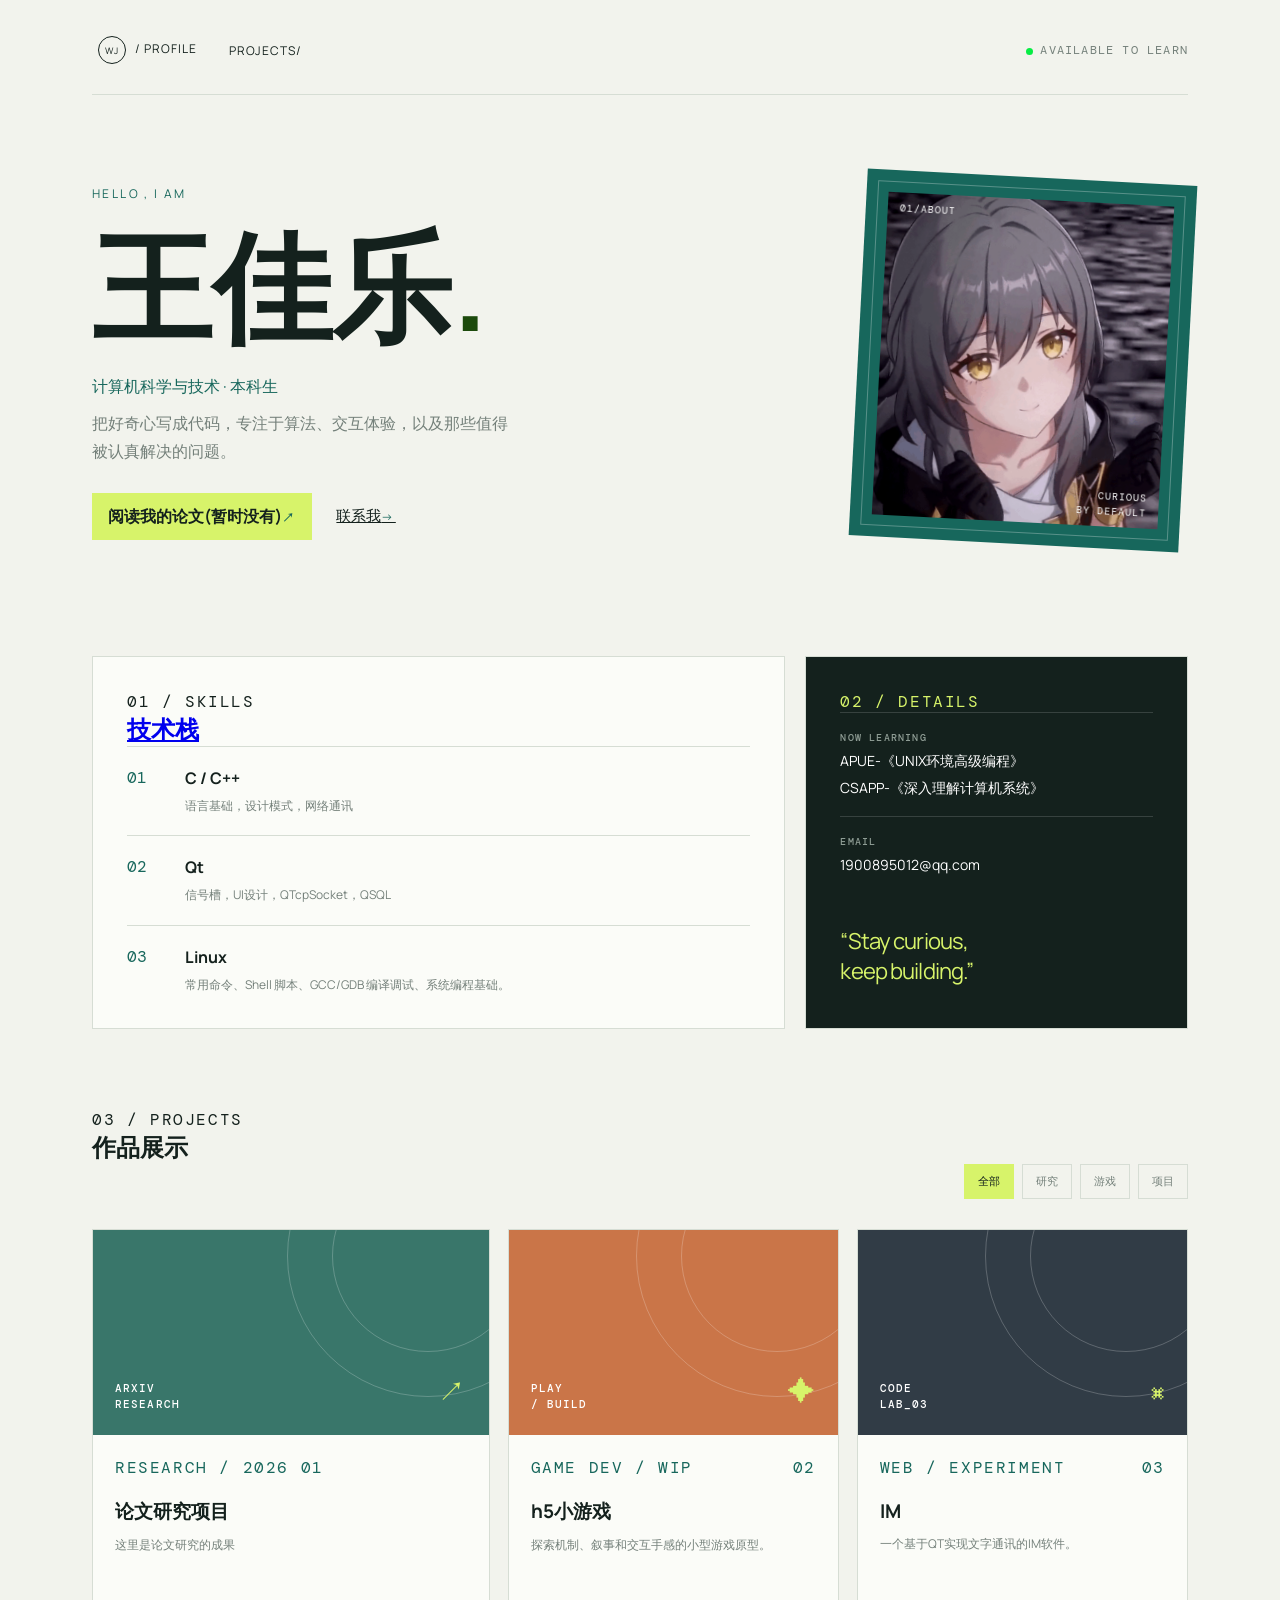
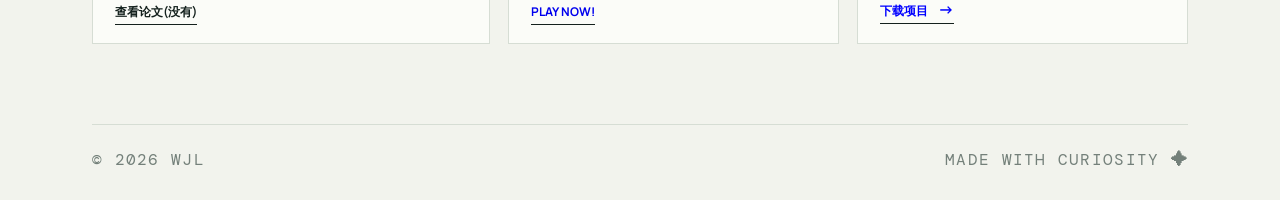
<file: index.html>
<!doctype html>
<!-- HTML5 文档声明：告诉浏览器使用现代 HTML 标准。 -->
<html lang="zh-CN">
  <head>
    <!-- 字符编码，保证中文文字可以正常显示。 -->
    <meta charset="UTF-8" />
    <!-- 让页面在手机上按照设备宽度显示，而不是缩小成桌面网页。 -->
    <meta name="viewport" content="width=device-width, initial-scale=1.0" />
    <title>王佳乐的个人主页</title>
    <!-- 引入当前文件夹中的 CSS 文件。 -->
    <link rel="stylesheet" href="style.css" />
  </head>
  <body>
    <!-- page-shell 是整个页面的外层容器，用于限制最大宽度和统一内边距。 -->
    <main class="page-shell">
      <!-- 顶部导航栏：左边是品牌和项目链接，右边是当前状态。 -->
      <nav class="topbar">
        <div class="nav-left">
          <!-- href="index.html" 表示点击品牌后回到当前主页。 -->
          <a class="brand" href="index.html"><span>WJ</span> / PROFILE</a>
          <!-- #works 会跳转到页面中 id="works" 的作品区域。 -->
          <a href="#works">PROJECTS/</a>
        </div>
        <!-- i 元素在 CSS 中被画成绿色圆点。 -->
        <span class="status"><i></i>AVAILABLE TO LEARN</span>
      </nav>

      <!-- Hero 首屏区域：展示姓名、简介、按钮和头像。 -->
      <section class="hero" id="profile">
        <div class="hero-copy">
          <div class="personal-introduction">
            <span>HELLO , I AM</span><br />
            <!-- h1 是页面最重要的标题，一个页面通常只使用一个主要 h1。 -->
            <h1 id="profile-title">王佳乐<i id="DOT">.</i></h1>

            <p id="education-background">计算机科学与技术 · 本科生</p>
            <!-- br 会强制换行；如果希望文字自动换行，可以删除 br。 -->
            <p id="leave-message">
              把好奇心写成代码，专注于算法、交互体验，以及那些值得<br />被认真解决的问题。
            </p>
          </div>

          <!-- 两个操作链接：阅读论文和发送邮件。 -->
          <div class="link">
            <a id="read-paper" href="#" target="_blank"
              >阅读我的论文(暂时没有)<span>↗</span></a
            >
            <a id="contact" href="#">联系我<span>→</span> </a>
          </div>
        </div>
        <!-- 头像卡片。head 的 CSS transform 会让整张卡片保持 3 度倾斜。 -->
        <div class="head">
          <span class="head-img-label top-label">01/ABOUT</span>
          <img class="head-img" src="./head.gif" alt="头像" draggable="false" />
          <span class="head-img-label bottom-label"
            >CURIOUS<br />BY DEFAULT</span
          >
        </div>
      </section>

      <!-- 中间内容区域：左侧技能列表，右侧学习信息和联系方式。 -->
      <div class="content-grid">
        <section class="panel skill-panel" id="skills">
          <p class="eyebrow">01 / SKILLS</p>
          <h2><a href="study.docx" download="掌握技能.docx">技术栈</a></h2>
          <div class="skill-list">
            <!-- 每一个 skill-item 都是一个技能条目。 -->
            <div class="skill-item">
              <span class="number">01</span>
              <div>
                <h3>C / C++</h3>
                <p>语言基础，设计模式，网络通讯</p>
              </div>
            </div>
            <div class="skill-item">
              <span class="number">02</span>
              <div>
                <h3>Qt</h3>
                <p>信号槽，UI设计，QTcpSocket，QSQL</p>
              </div>
            </div>
            <div class="skill-item">
              <span class="number">03</span>
              <div>
                <h3>Linux</h3>
                <p>常用命令、Shell 脚本、GCC/GDB 编译调试、系统编程基础。</p>
              </div>
            </div>
          </div>
        </section>

        <aside class="panel contact-panel">
          <p class="eyebrow">02 / DETAILS</p>
          <div class="detail-block">
            <span>NOW LEARNING</span>
            <strong>APUE-《UNIX环境高级编程》</strong>
            <strong>CSAPP-《深入理解计算机系统》</strong>
          </div>
          <div class="detail-block" id="detail-block">
            <span>EMAIL</span>
            <a href="mailto:1900895012@qq.com">1900895012@qq.com</a>
          </div>
          <div class="quote">“Stay curious,<br />keep building.”</div>
        </aside>
      </div>

      <!-- 作品区域。JavaScript 会根据按钮的 data-filter 隐藏或显示作品卡片。 -->
      <section class="work-section" id="works">
        <p class="eyebrow">03 / PROJECTS</p>
        <h2>作品展示</h2>
        <!-- role="group" 告诉辅助技术：这些按钮属于同一个控制组。 -->
        <div class="projects-filters" role="group" aria-label="作品分类筛选">
          <!-- aria-pressed 表示按钮当前是否被选中。 -->
          <button
            class="filters-button is-active"
            type="button"
            data-filter="all"
            aria-pressed="true"
          >
            全部
          </button>
          <button
            class="filters-button"
            type="button"
            data-filter="research"
            aria-pressed="false"
          >
            研究
          </button>
          <button
            class="filters-button"
            type="button"
            data-filter="game"
            aria-pressed="false"
          >
            游戏
          </button>
          <button
            class="filters-button"
            type="button"
            data-filter="projects"
            aria-pressed="false"
          >
            项目
          </button>
        </div>
        <!-- work-grid 使用 CSS Grid 自动排列下面的作品卡片。 -->
        <div class="work-grid">
          <!-- data-category 的值必须和筛选按钮的 data-filter 对应。 -->
          <article class="work-card" data-category="research">
            <div class="work-visual visual-paper">
              <span>ARXIV <br />RESEARCH</span><b>↗</b>
            </div>
            <div class="work-card-body">
              <span class="work-meta">RESEARCH / 2026 01</span>
              <h3>论文研究项目</h3>
              <p>这里是论文研究的成果</p>
              <a href="#">查看论文(没有)</a>
            </div>
          </article>

          <!-- 第二个作品：分类值为 game。 -->
          <article class="work-card" data-category="game">
            <div class="work-visual visual-game">
              <span>PLAY<br />/ BUILD</span><b>✦</b>
            </div>
            <div class="work-card-body">
              <div class="work-meta">
                <span>GAME DEV / WIP</span><span>02</span>
              </div>
              <h3 class="head-text">h5小游戏</h3>
              <p class="description-text">
                探索机制、叙事和交互手感的小型游戏原型。
              </p>
              <a href="./game/index.html" target="_blank" style="color: #0000ee"
                >PLAY NOW!</a
              >
            </div>
          </article>

          <!-- 第三个作品：分类值为 projects。 -->
          <article class="work-card" data-category="projects">
            <div class="work-visual visual-code">
              <span>CODE<br />LAB_03</span><b>⌘</b>
            </div>
            <div class="work-card-body">
              <div class="work-meta">
                <span>WEB / EXPERIMENT</span><span>03</span>
              </div>
              <h3>IM</h3>
              <p>一个基于QT实现文字通讯的IM软件。</p>
              <a
                href="https://github.com/HarvdISHERE/IMClient/"
                style="color: blue"
                >下载项目 <span>→</span></a
              >
            </div>
          </article>
        </div>
      </section>

      <!-- 页脚：放置版权和页面制作信息。 -->
      <footer class="footer">
        <span>© 2026 WJL</span>
        <span>MADE WITH CURIOSITY <b>✦</b></span>
      </footer>
    </main>

    <!-- defer 表示 HTML 解析完成后再执行脚本。 -->
    <script src="script.js" defer></script>
  </body>
</html>
</file>
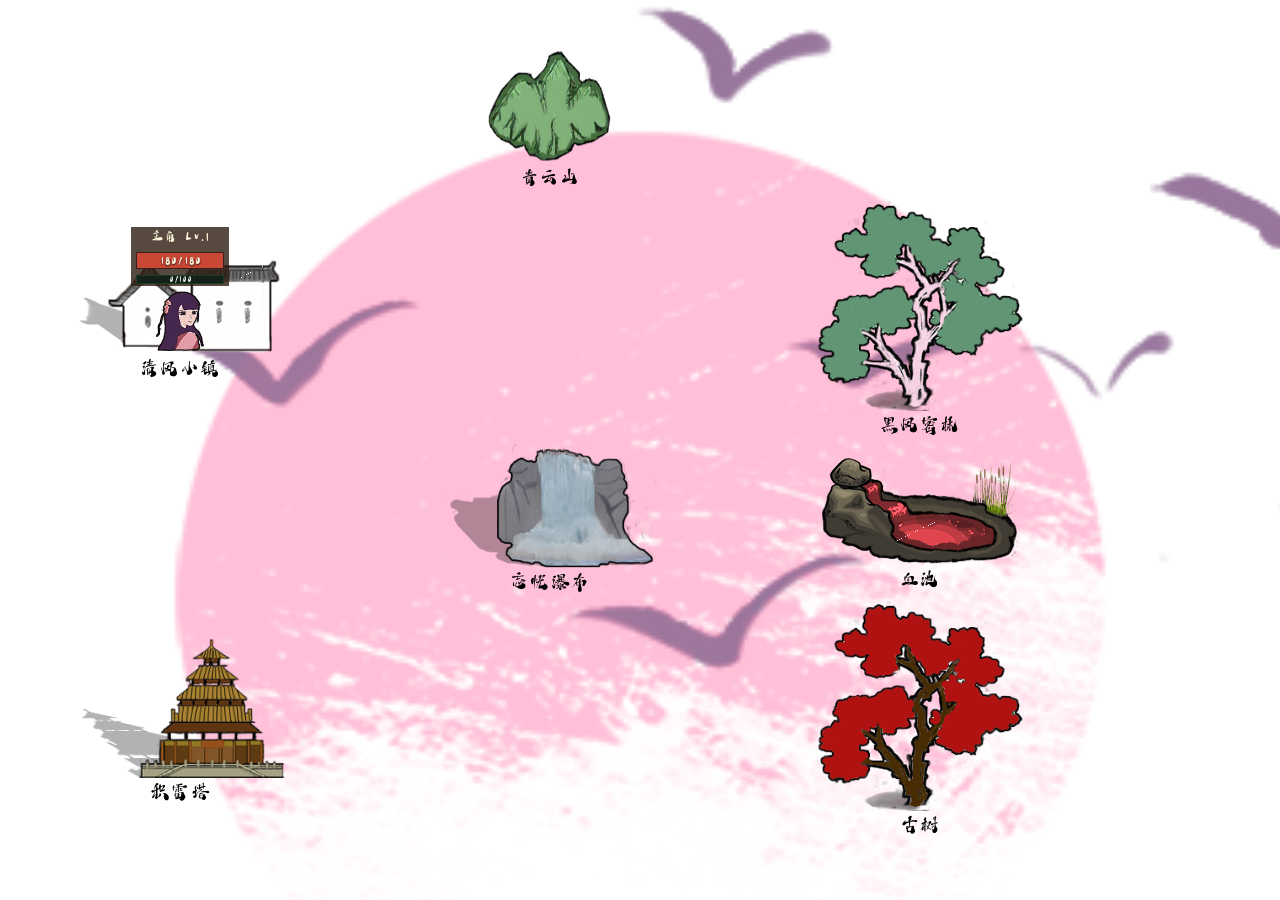
<file: game/index.html>
<!doctype html>
<html lang="zh-CN">
  <head>
    <meta charset="UTF-8" />
    <meta name="viewport" content="width=device-width, initial-scale=1.0" />
    <title>古风地图</title>
    <link rel="stylesheet" href="style.css" />
  </head>
  <body>
    <div class="game-status">点击地点移动，点击附近的角色进行攻击</div>
    <div class="turn-info">等待回合系统启动</div>
    <div class="character-stock" hidden></div>
    <div class="map-entry" hidden>
      <span class="map-entry-name"></span>
      <button class="enter-map-button" type="button">进入地图</button>
    </div>
    <button class="leave-map-button" type="button" hidden>返回大地图</button>
    <div class="map-container"></div>
    <script src="map.js"></script>
    <script src="main.js"></script>
  </body>
</html>
</file>
<file: style.css>
/* 从 Google Fonts 引入两种字体：Manrope 用于正文，DM Mono 用于编号和标签。 */
@import url("https://fonts.googleapis.com/css2?family=DM+Mono:wght@400;500&family=Manrope:wght@400;500;600;700;800&display=swap");

/* :root 中的变量可以让全站颜色集中管理，修改一次即可影响多个地方。 */
:root {
  --ink: #14211d;
  --muted: #74807a;
  --paper: #f2f3ed;
  --card: #fbfcf8;
  --line: #d6ddd4;
  --lime: #d7f36a;
  --teal: #17675c;
  --green: #07ed44;
}

/* 使用 border-box 后，width 会包含 padding 和 border，布局更容易计算。 */
* {
  margin: 0;
  padding: 0;
  box-sizing: border-box;
}

/* 平滑滚动会让点击页面内锚点时有过渡动画。 */
html {
  scroll-behavior: smooth;
}

body {
  background-color: var(--paper);
  color: var(--ink);
  font-family: "Manrope", "Microsoft YaHei", sans-serif;
}

/* 页面上的浅色点阵背景。pointer-events: none 保证它不会挡住鼠标点击。 */
body::before {
  content: "";
  position: fixed;
  inset: 0;
  opacity: 0.32;
  pointer-events: none;
  background-image: radial-gradient(#aeb9ad 0.7px, transparent 0.7px);
  background-size: 18px 18px;
}

/* 页面主容器：桌面端最多 1180px，并在左右保留 42px 空间。 */
.page-shell {
  max-width: 1180px;
  margin: 0 auto;
  padding: 30px 42px;
  position: relative;
}

/* display: flex 让导航内容排列在一行；space-between 把两端内容推开。 */
.topbar {
  display: flex;
  gap: 2rem;
  padding-bottom: 24px;
  border-bottom: 1px solid var(--line);
  letter-spacing: 0.08em;
  font-size: 12px;
  justify-content: space-between;
  align-items: center;
}

/* 导航左侧的两个链接也使用 Flex 横向排列。 */
.nav-left {
  display: flex;
  gap: 2rem;
  align-items: center;
}

/* brand span 是圆形的 WJ 徽标。 */
.brand span {
  display: inline-grid;
  place-items: center;
  width: 28px;
  height: 28px;
  margin: 6px;
  border: 1px solid var(--ink);
  border-radius: 50%;
  font-size: 9px;
  vertical-align: middle;
}

/* i 元素本身没有文字，这里用宽高和 border-radius 画出状态圆点。 */
.status i {
  display: inline-block;
  width: 7px;
  height: 7px;
  margin-right: 7px;
  border-radius: 50%;
  background: var(--green);
  vertical-align: middle;
}

.status {
  color: var(--muted);
}
.topbar a {
  color: var(--ink);
  text-decoration: none;
}

.brand {
  color: var(--ink);
  text-decoration: none;
}

.hero {
  /* rise-in 让首屏内容从下方淡入；grid 负责文字和头像的双栏布局。 */
  padding: 82px 0 72px;
  animation: rise-in 0.7s ease both;
  display: grid;
  grid-template-columns: 1fr 330px;
  gap: 80px;
  align-items: center;
}

.hero span {
  /* clamp(最小值, 推荐值, 最大值) 让标题随屏幕宽度缩放。 */
  font-size: 12px;
  color: var(--teal);
  letter-spacing: 0.2em;
}
#profile-title {
  font-size: clamp(64px, 11vw, 120px);
  color: var(--ink);
  margin-bottom: 2px;
}
#DOT {
  color: #1c4a0c;
  font-style: normal;
}
.eyebrow,
.status,
.work-meta,
.head-img-label {
  font-family: "DM Mono", monospace;
  letter-spacing: 0.1em;
}

#education-background {
  color: var(--teal);
  margin-bottom: 12px;
}

#leave-message {
  color: var(--muted);
  max-width: 520px;
  line-height: 1.7;
}

.link {
  /* flex 让两个链接保持一行，并用 gap 控制它们之间的距离。 */
  margin-top: 28px;
  display: flex;
  /* 让两个链接按照同一条垂直中心线对齐。 */
  align-items: center;
  gap: 24px;
}
.link a {
  text-decoration: none;
  font-weight: bold;
}
.link a:nth-child(1) {
  background-color: var(--lime);
  color: var(--ink);
  padding: 12px 16px;
}

.link a:nth-child(1):hover {
  transform: translateY(-3px);
  box-shadow: 4px 4px 0 var(--teal);
}

.link a:nth-child(2) {
  color: var(--ink);
  font-size: 15px;
  /* 覆盖 .link a 的 bold，使用普通字重。 */
  font-weight: 400;
  line-height: 1.2;
  /* 使用文字下划线，而不是 border-bottom，避免下划线脱离文字。 */
  text-decoration-line: underline;
  text-decoration-color: var(--ink);
  text-decoration-thickness: 1px;
  text-underline-offset: 1px;
}

.head {
  /* relative 让内部的标签可以使用 absolute 定位。 */
  position: relative;
  padding: 22px;
  background: var(--teal);
  /* rotate(3deg) 让头像卡片顺时针倾斜 3 度。 */
  transform: rotate(3deg);
  /* 单独的动画保留 rotate，否则动画结束时可能覆盖倾斜效果。 */
  animation: rise-in-head 0.7s 0.15s ease both;
}

.head::after {
  /* ::after 是伪元素，用来绘制头像内部的装饰边框。 */
  content: "";
  position: absolute;
  inset: 11px;
  border: 1px solid rgba(255, 255, 255, 0.28);
  pointer-events: none;
}
.head-img {
  /* object-fit: cover 保证图片填满区域，同时保持原始比例。 */
  display: block;
  width: 100%;
  aspect-ratio: 1/1.13;
  object-fit: cover;
  filter: saturate(0.75) contrast(1.05);
}

.top-label {
  top: 31px;
  left: 34px;
}

.bottom-label {
  right: 34px;
  bottom: 30px;
  text-align: right;
  line-height: 1.5;
}
span.head-img-label {
  position: absolute;
  z-index: 1;
  color: white;
  font-size: 10px;
  letter-spacing: 0.1em;
}
.content-grid {
  /* 两列布局：左侧较宽，右侧较窄。 */
  display: grid;
  grid-template-columns: 1.45fr 0.8fr;
  gap: 20px;
  margin: 40px 0;
}
.panel {
  /* 两个面板共用的卡片外观。 */
  padding: 34px;
  background-color: var(--card);
  border: 1px solid var(--line);
}

.skill-panel h2 {
  margin-bottom: 0;
}

.skill-list {
  /* flex-direction: column 让技能条目从上到下排列。 */
  display: flex;
  flex-direction: column;
}

.skill-item {
  /* 第一列放编号，第二列放技能名称和说明。 */
  display: grid;
  grid-template-columns: 38px 1fr;
  gap: 20px;
  align-items: start;
  padding: 20px 0;
  border-top: 1px solid var(--line);
  animation: none;
  transition: none;
}

.skill-item:last-child {
  padding-bottom: 0;
}

.skill-item .number {
  color: var(--teal);
  font-family: "DM Mono", monospace;
}

.skill-item h3 {
  margin-bottom: 7px;
  font-size: 16px;
}

.skill-item p {
  margin: 0;
  color: var(--muted);
  font-size: 12px;
  line-height: 1.6;
}

.contact-panel {
  /* 联系面板使用深色背景，与左侧浅色面板形成对比。 */
  background: var(--ink);
  color: white;
}

.contact-panel .eyebrow {
  color: var(--lime);
}

.detail-block {
  display: flex;
  flex-direction: column;
  gap: 7px;
  padding: 18px 0;
  border-top: 1px solid rgba(255, 255, 255, 0.15);
  animation: none;
  transition: none;
}

.detail-block span {
  color: #8f9d95;
  font:
    500 10px "DM Mono",
    monospace;
  letter-spacing: 0.12em;
}

.detail-block strong,
.detail-block a {
  color: white;
  font-size: 14px;
  text-decoration: none;
  font-weight: normal;
}

.quote {
  margin-top: 35px;
  color: var(--lime);
  font-size: 22px;
  line-height: 1.35;
  letter-spacing: -0.04em;
}

.work-section {
  padding: 40px 0;
}

.footer {
  display: flex;
  justify-content: space-between;
  align-items: center;
  font-family: "DM Mono", monospace;
  letter-spacing: 0.08em;
  margin-top: 40px;
  padding-top: 24px;
  border-top: 1px solid var(--line);
  color: var(--muted);
}

.work-grid {
  /* 三张卡片组成网格，第一列比后两列稍宽。 */
  display: grid;
  grid-template-columns: 1.2fr 1fr 1fr; /* 第一个精选卡片更宽，视觉有重点 */
  gap: 18px;
  margin-top: 24px;
}

/* ========== 作品卡片基础样式 ========== */
.work-card {
  background: var(--card);
  border: 1px solid var(--line);
  transition:
    transform 0.25s,
    box-shadow 0.25s; /* 平滑过渡动画 */
}

/* 鼠标悬浮时卡片向上移动，并出现偏移的阴影。 */
.work-card:hover {
  transform: translateY(-6px);
  box-shadow: 7px 7px 0 var(--teal);
}

/* ========== 作品封面视觉区 ========== */
.work-visual {
  /* position: relative 让装饰圆形可以相对于封面定位。 */
  position: relative;
  display: flex;
  justify-content: space-between;
  align-items: flex-end;
  min-height: 205px;
  padding: 22px;
  overflow: hidden;
  color: white;
  font:
    500 11px "DM Mono",
    monospace;
  letter-spacing: 0.1em;
  line-height: 1.5;
}

/* 封面的两个半透明圆形装饰，使用伪元素避免额外的 HTML 标签。 */
.work-visual::before,
.work-visual::after {
  content: "";
  position: absolute;
  border: 1px solid rgba(255, 255, 255, 0.22);
  border-radius: 50%;
}

.work-visual::before {
  width: 190px;
  height: 190px;
  top: -70px;
  right: -35px;
}

.work-visual::after {
  width: 280px;
  height: 280px;
  top: -115px;
  right: -80px;
}

/* z-index 让封面文字和图标显示在装饰圆形的上面。 */
.work-visual span,
.work-visual b {
  position: relative;
  z-index: 1;
}

.work-visual b {
  color: var(--lime);
  font-size: 27px;
  font-weight: 400;
}

/* 三个封面的主题色：研究、游戏和项目分别使用不同颜色。 */
.visual-paper {
  background: #39766a;
}
.visual-game {
  background: #ca7548;
}
.visual-code {
  background: #313c46;
}

/* ========== 卡片内容区 ========== */
.work-card-body {
  padding: 22px;
}

.work-meta {
  /* space-between 把分类文字放左边，把项目编号放右边。 */
  display: flex;
  justify-content: space-between;
  margin-bottom: 20px;
  color: var(--teal);
}

.work-card h3 {
  margin-bottom: 10px;
  font-size: 19px;
}

.work-card p {
  min-height: 42px;
  margin-bottom: 22px;
  color: var(--muted);
  font-size: 12px;
  line-height: 1.7;
}

.work-card a {
  color: var(--ink);
  font-size: 12px;
  font-weight: 700;
  text-decoration: none;
  border-bottom: 1px solid var(--ink);
  padding-bottom: 4px;
}

.work-card a span {
  margin-left: 8px;
  font-size: 16px;
}

/* ========== 筛选按钮样式 ========== */
.projects-filters {
  display: flex;
  gap: 8px;
  flex-wrap: wrap;
  justify-content: flex-end;
  margin-bottom: 30px;
}

.filters-button {
  /* button 默认有浏览器样式，这里重新定义它，让它匹配页面视觉。 */
  padding: 9px 13px;
  color: var(--muted);
  background: transparent;
  border: 1px solid var(--line);
  font:
    500 11px "DM Mono",
    monospace;
  cursor: pointer;
  transition: all 0.2s;
}

.filters-button:hover,
.filters-button.is-active {
  /* hover 是鼠标悬浮状态，is-active 是 JavaScript 添加的选中状态。 */
  color: var(--ink);
  background: var(--lime);
  border-color: var(--lime);
}

@keyframes rise-in {
  /* 首屏普通内容：从下方移动到原位置，同时渐渐出现。 */
  from {
    opacity: 0;
    transform: translateY(18px);
  }
  to {
    opacity: 1;
    transform: translateY(0);
  }
}

@keyframes rise-in-head {
  /* 头像动画需要在移动过程中一直保留 3 度旋转。 */
  from {
    opacity: 0;
    transform: translateY(18px) rotate(3deg);
  }
  to {
    opacity: 1;
    transform: translateY(0) rotate(3deg);
  }
}

@media (max-width: 760px) {
  /* 屏幕小于 760px 时进入移动端布局。 */
  .page-shell {
    padding: 20px;
  }
  .nav-left {
    gap: 12px;
  }
  .nav-left > a:last-child {
    display: none;
  }
  .hero {
    /* 手机屏幕空间有限，文字和头像改为上下排列。 */
    grid-template-columns: 1fr;
    gap: 45px;
    padding: 58px 0 45px;
  }
  .head {
    width: min(100%, 330px);
    justify-self: center;
  }
  .content-grid,
  .work-grid {
    /* 两列内容在手机上改为单列，避免文字过窄。 */
    grid-template-columns: 1fr;
  }
  .content-grid {
    margin: 25px 0;
  }
  .panel {
    padding: 25px;
  }
  .projects-filters {
    justify-content: flex-start;
    margin: 22px 0 26px;
  }
  .work-visual {
    min-height: 170px;
  }
  .footer {
    align-items: flex-start;
    flex-direction: column;
    gap: 10px;
  }
}

@media (prefers-reduced-motion: reduce) {
  /* 用户系统设置了减少动画时，尽量关闭动画，减少不适。 */
  *,
  *::before,
  *::after {
    animation-duration: 0.01ms !important;
    transition-duration: 0.01ms !important;
  }
}
</file>
<file: game/style.css>
@font-face {
  font-family: "古风";
  src: url("./src/font/chaozisheluyeshoushujianfan-shanchuanshen.ttf")
    format("truetype");
  font-weight: normal;
  font-style: normal;
}

body {
  margin: 0;
  font-family: "古风", sans-serif;
}

[hidden] {
  display: none !important;
}

img {
  -webkit-user-drag: none;
}

.map-container {
  position: relative;
  width: 100vw;
  height: 100vh;
  background-image: url("./src/background/bk_hongri.png");
  background-size: cover;
  background-position: center;
  background-repeat: no-repeat;
}
.game-status {
  position: fixed;
  z-index: 20;
  top: 12px;
  left: 50%;
  transform: translateX(-50%);
  padding: 8px 16px;
  color: #fff7dc;
  background: rgba(46, 28, 17, 0.82);
  border: 1px solid #d6ad63;
  border-radius: 4px;
  font-size: 16px;
  display: none;
}
.turn-info {
  position: fixed;
  z-index: 20;
  top: 54px;
  left: 50%;
  transform: translateX(-50%);
  padding: 5px 12px;
  color: #fff7dc;
  background: rgba(46, 28, 17, 0.78);
  border: 1px solid #d6ad63;
  border-radius: 4px;
  font-size: 14px;
  display: none;
}
.character-stock {
  position: fixed;
  z-index: 20;
  top: 12px;
  right: 16px;
  min-width: 220px;
  padding: 8px 12px;
  color: #fff7dc;
  background: rgba(46, 28, 17, 0.82);
  border: 1px solid #d6ad63;
  border-radius: 4px;
  font-size: 14px;
  line-height: 1.6;
  text-align: left;
}
.place,
.player,
.building {
  position: absolute;
  cursor: pointer;
  user-select: none;
  font-size: 20px;
  box-sizing: border-box;
}
.place {
  width: 200px;
  height: 200px;
}
.player {
  z-index: 10;
  width: 64px;
  height: 64px;
}
.building {
  width: 200px;
  height: 200px;
}
/* 160 +50 =210，父盒子维持200px，JS偏移常量68完全不用动 */
.place .map,
.building .map {
  width: auto;
  height: auto;
  max-width: 210px;
  max-height: 210px;
  object-fit: contain;
}
.place > .map,
.building > .map {
  display: block;
}
.place,
.building {
  display: flex;
  flex-direction: column;
  align-items: center;
  justify-content: center;
}
.player {
  display: flex;
  align-items: center;
  justify-content: center;
}
.label {
  line-height: 1.4;
  white-space: nowrap;
}
.player .map {
  width: 100%;
  height: 100%;
  object-fit: contain;
}
.character-info {
  position: absolute;
  bottom: 66px;
  left: 50%;
  transform: translateX(-50%);
  display: flex;
  flex-direction: column;
  align-items: center;
  gap: 6px;
  padding: 2px 5px;
  color: #fff7dc;
  background: rgba(46, 28, 17, 0.8);
  white-space: nowrap;
  font-size: 13px;
}
.health-bar {
  position: relative;
  width: 86px;
  height: 15px;
  overflow: hidden;
  border: 1px solid #3b1f19;
  background: #241615;
}
.health-fill {
  height: 100%;
  background: #c94735;
  transition: width 180ms ease-out;
}
.health {
  position: absolute;
  inset: 0;
  display: flex;
  align-items: center;
  justify-content: center;
  color: #fff7dc;
  font-size: 11px;
  line-height: 15px;
  text-shadow: 0 1px 2px #241615;
}
.exp-bar {
  position: relative;
  width: 86px;
  height: 7px;
  overflow: hidden;
  border: 1px solid #163d25;
  background: #152018;
}
.exp-fill {
  height: 100%;
  background: #42bd62;
  transition: width 180ms ease-out;
}
.exp {
  position: absolute;
  inset: 0;
  display: flex;
  align-items: center;
  justify-content: center;
  color: #effff0;
  font-size: 9px;
  line-height: 7px;
  text-shadow: 0 1px 2px #152018;
}
.defeated {
  filter: grayscale(0.7);
  opacity: 1;
  pointer-events: none;
}
.map-entry {
  position: fixed;
  z-index: 30;
  left: 50%;
  bottom: 28px;
  transform: translateX(-50%);
  display: flex;
  align-items: center;
  gap: 14px;
  padding: 10px 14px;
  color: #fff7dc;
  background: rgba(46, 28, 17, 0.9);
  border: 1px solid #d6ad63;
  border-radius: 4px;
}
.enter-map-button,
.leave-map-button {
  padding: 7px 14px;
  color: #fff7dc;
  background: #8d542f;
  border: 1px solid #e4bf78;
  border-radius: 3px;
  cursor: pointer;
  font: inherit;
}
.leave-map-button {
  position: fixed;
  z-index: 30;
  left: 18px;
  bottom: 18px;
}
.local-scene {
  position: absolute;
  inset: 0;
  z-index: 1;
  overflow: hidden;
  background-image: url("./src/background/bk_hongri.png");
  background-size: cover;
  background-position: center;
  background-repeat: no-repeat;
}
.local-scene-title {
  position: absolute;
  top: 18px;
  left: 50%;
  transform: translateX(-50%);
  padding: 7px 18px;
  color: #fff7dc;
  background: rgba(46, 28, 17, 0.72);
  border: 1px solid #d6ad63;
  border-radius: 4px;
  font-size: 20px;
}
.local-mode .player {
  z-index: 10;
}
.local-place {
  z-index: 5;
}
.local-place.reachable {
  animation: local-place-float 1.8s ease-in-out infinite;
  animation-delay: var(--float-delay, 0s);
}
@keyframes local-place-float {
  0%,
  100% {
    transform: translateY(0);
  }
  50% {
    transform: translateY(-6px);
  }
}
</file>
